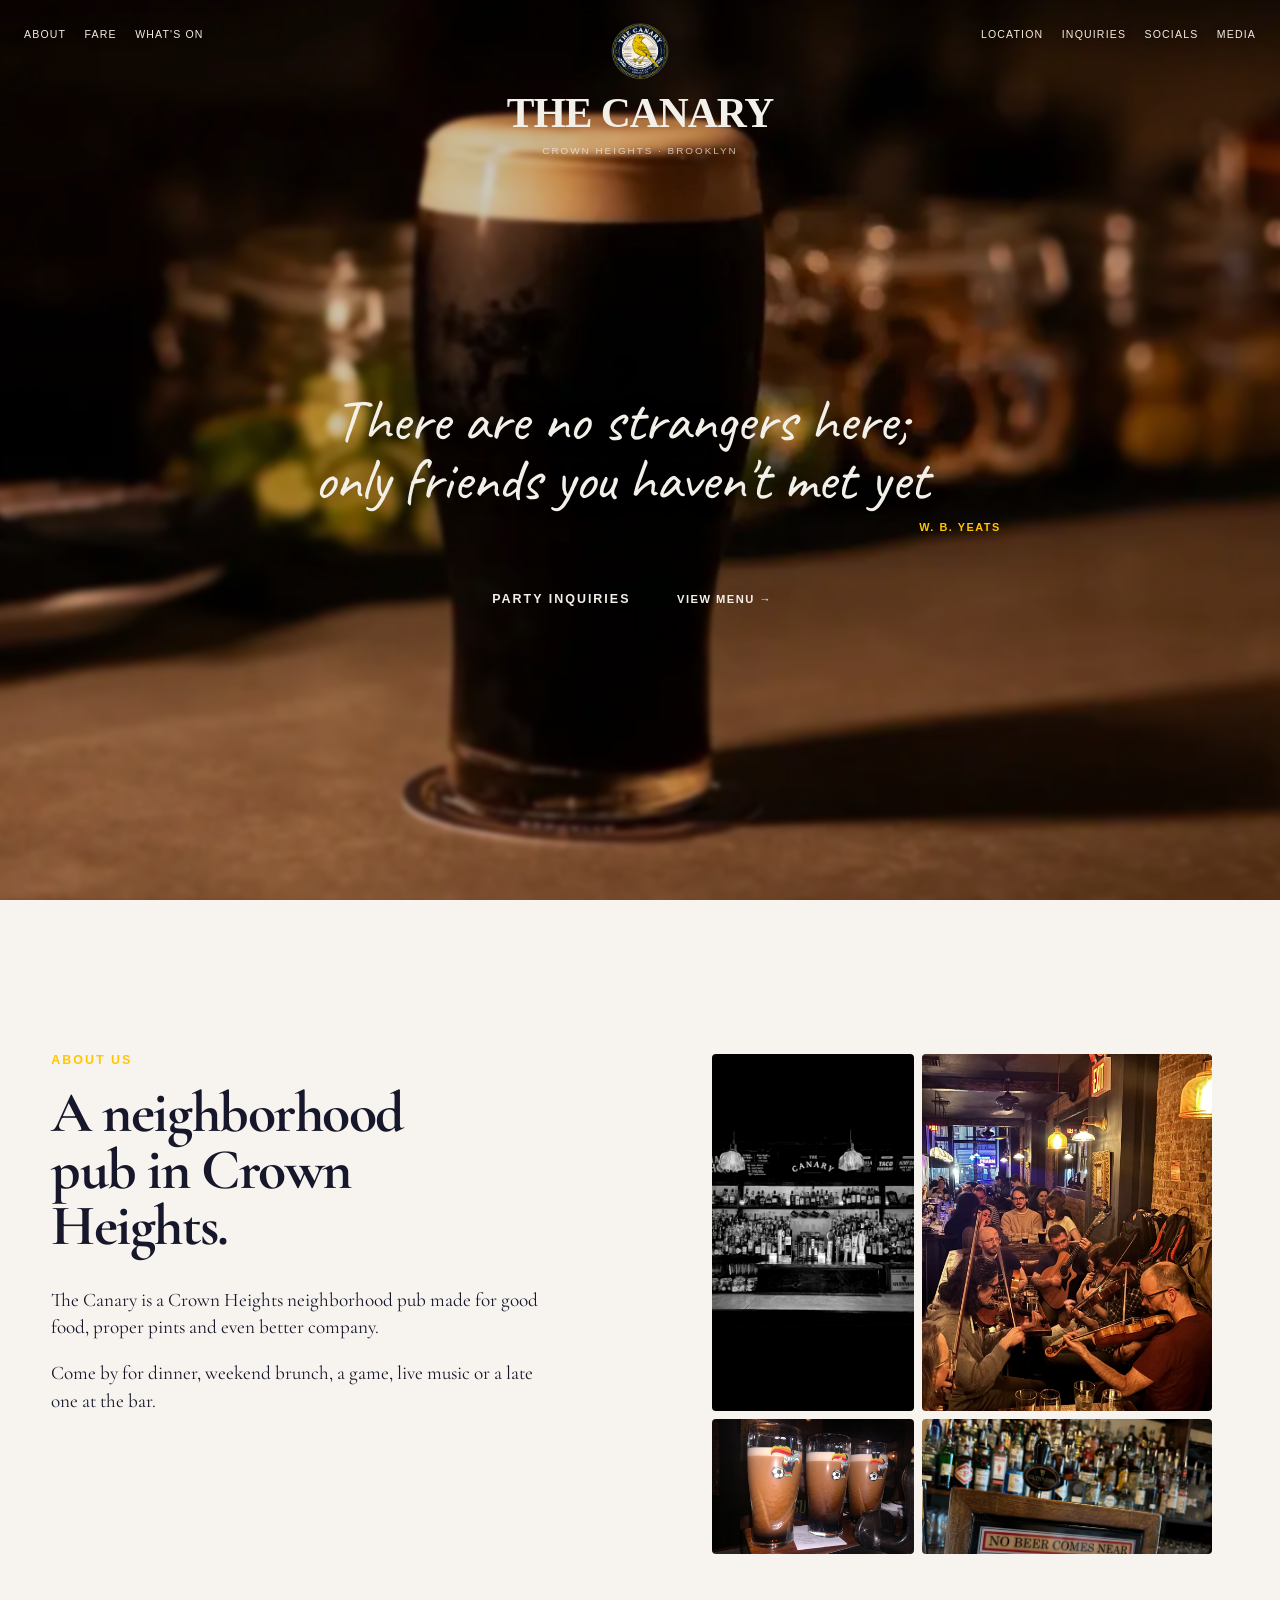
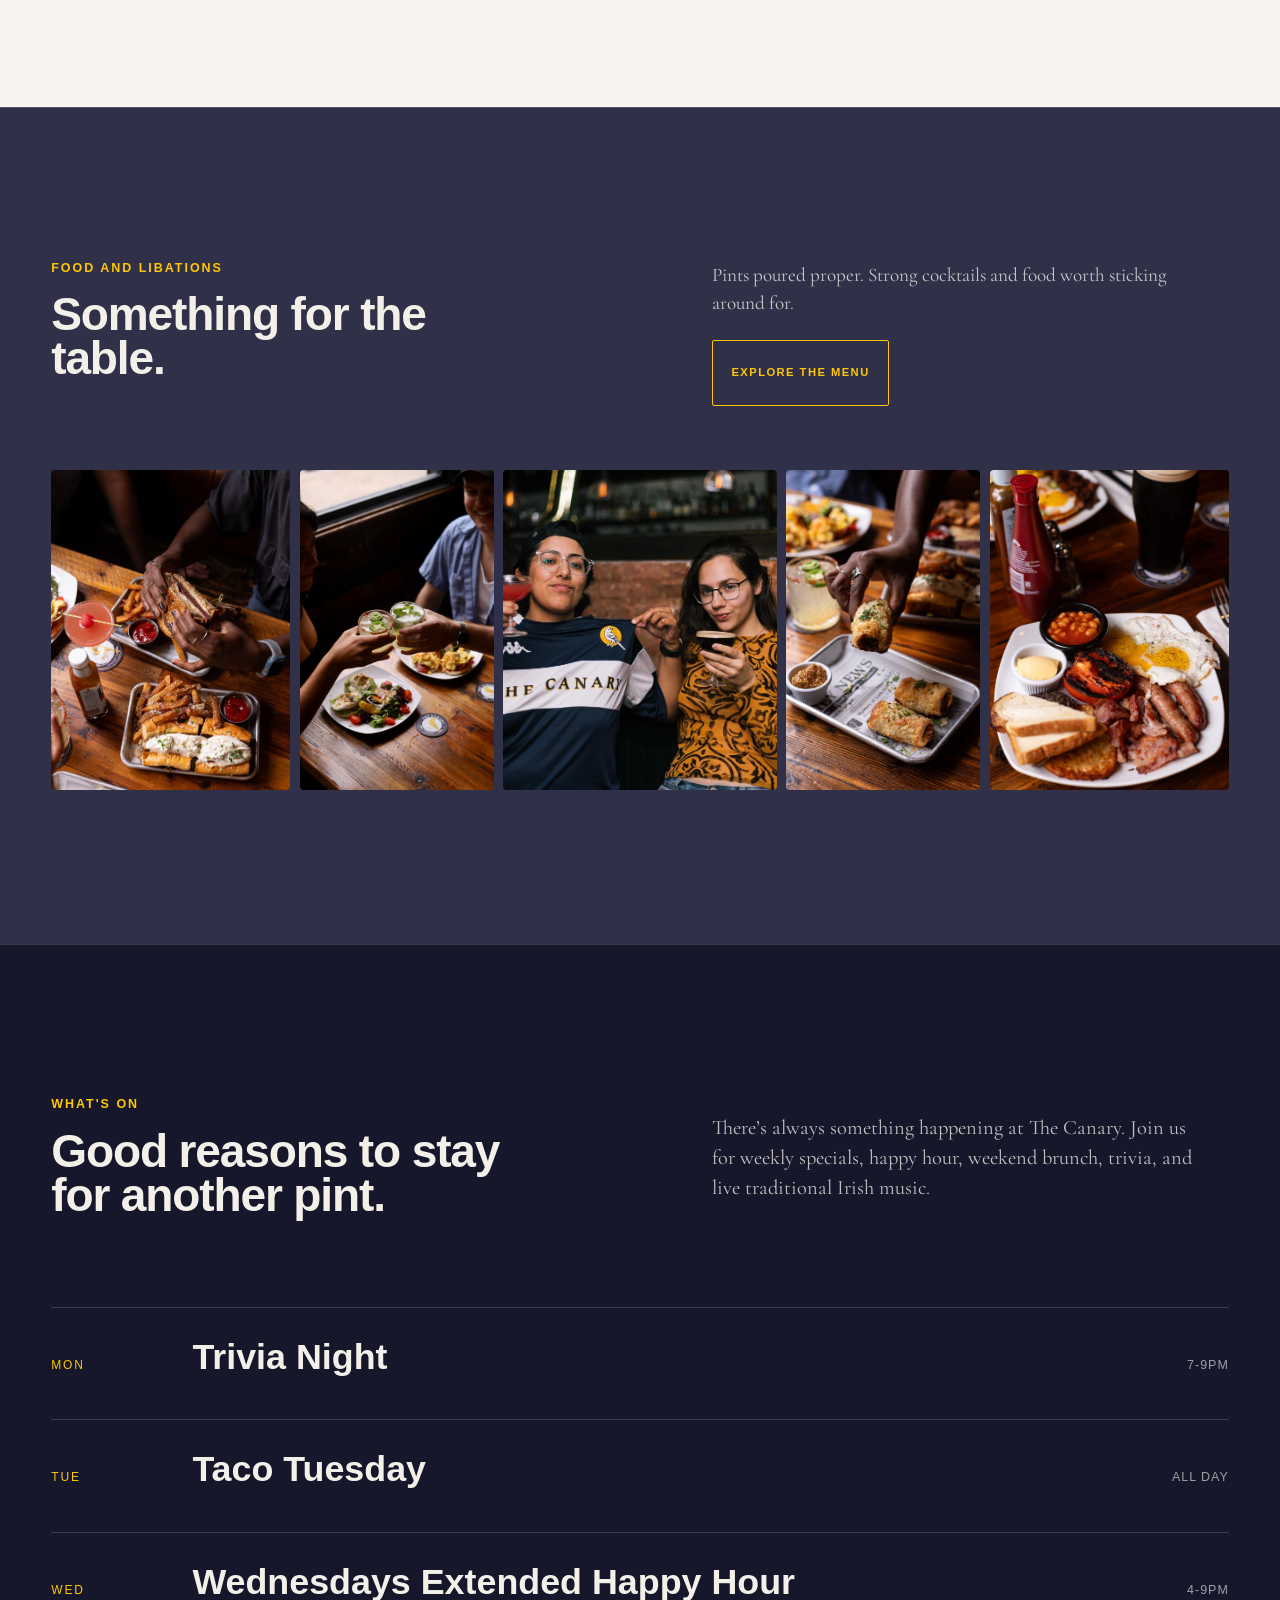
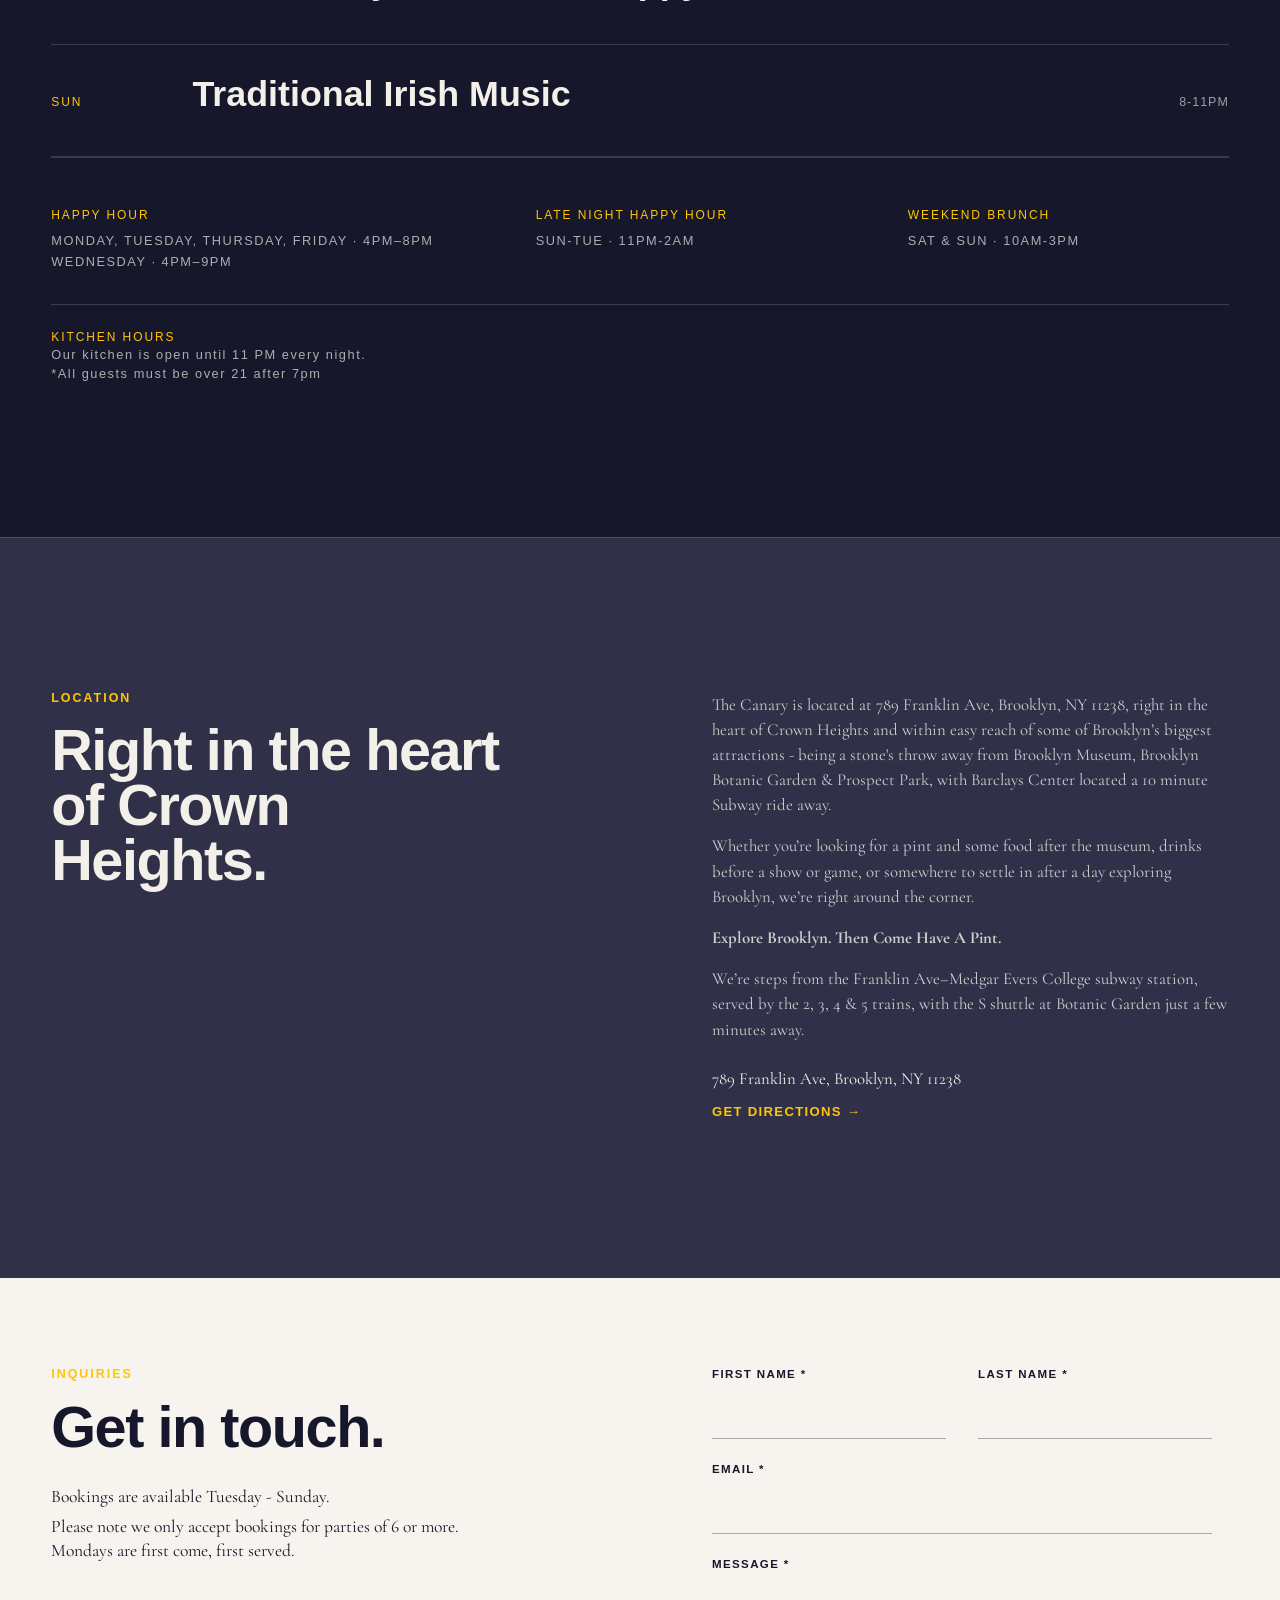
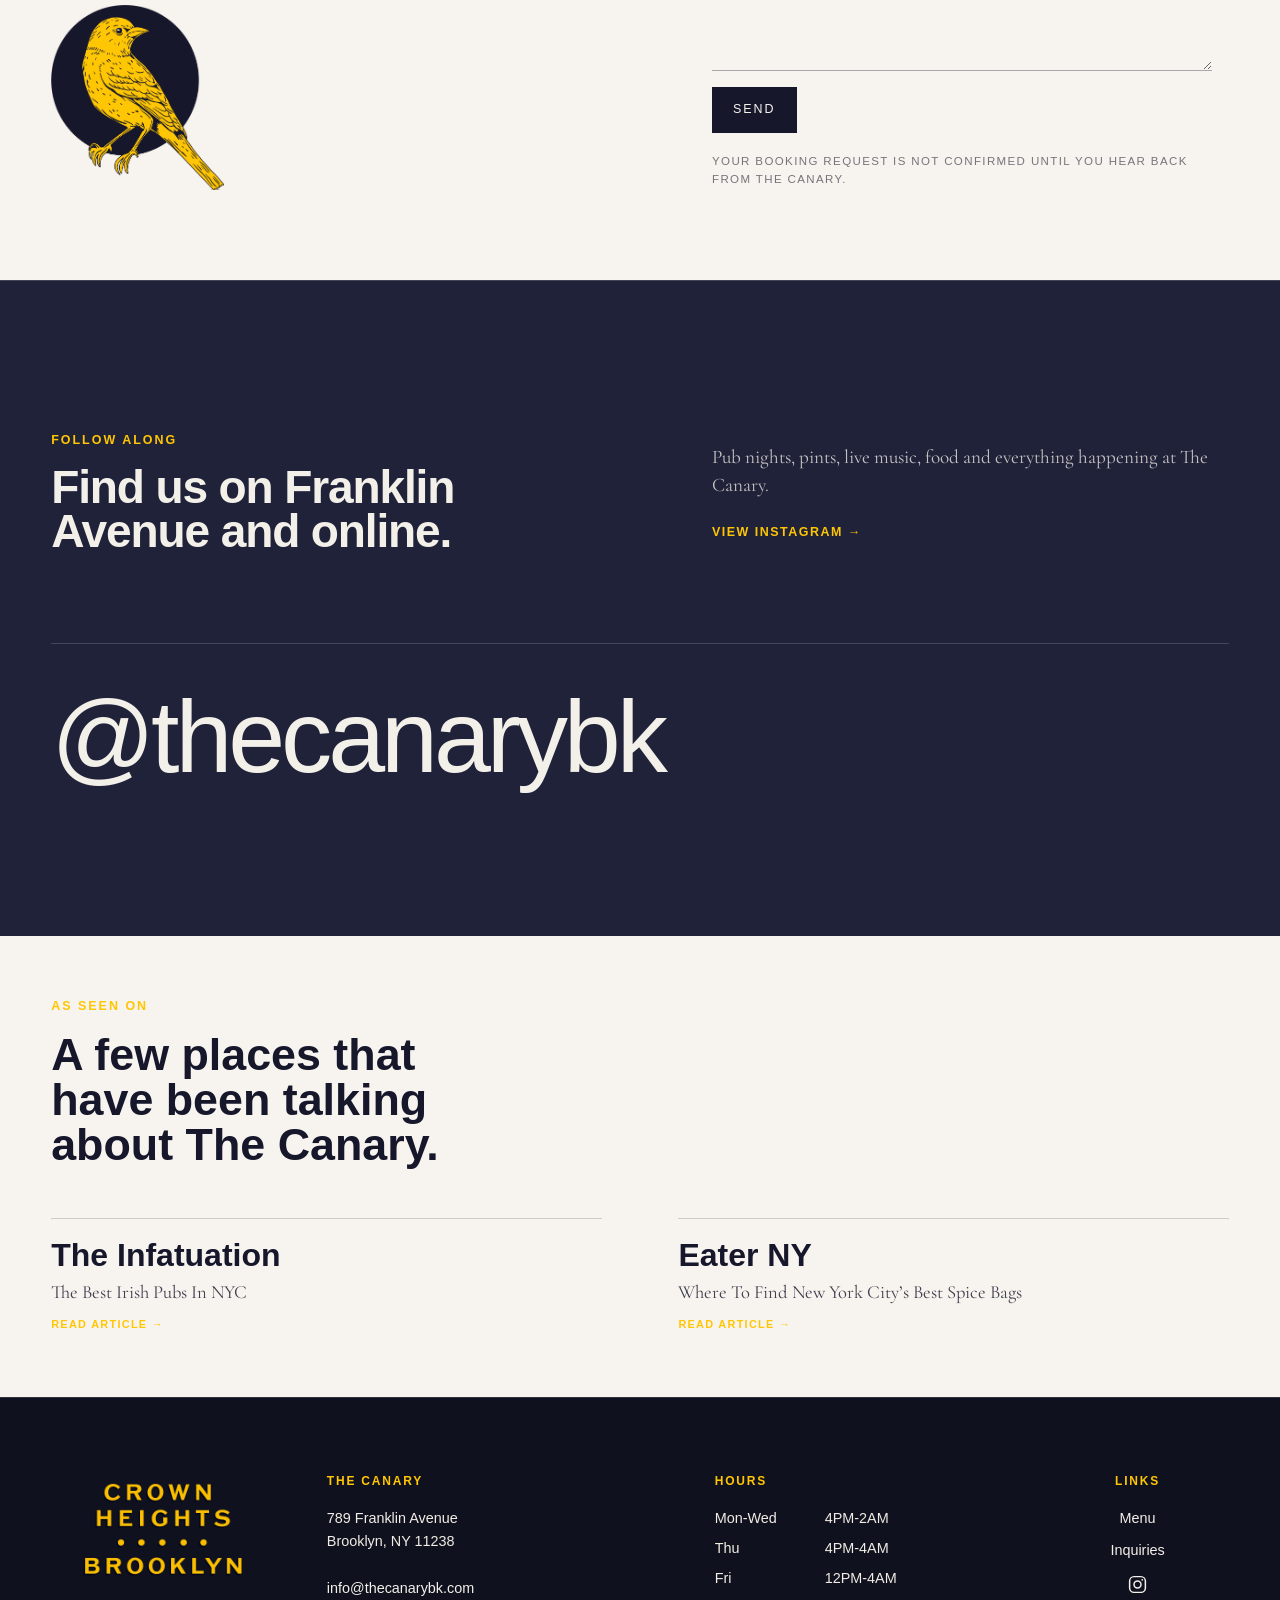
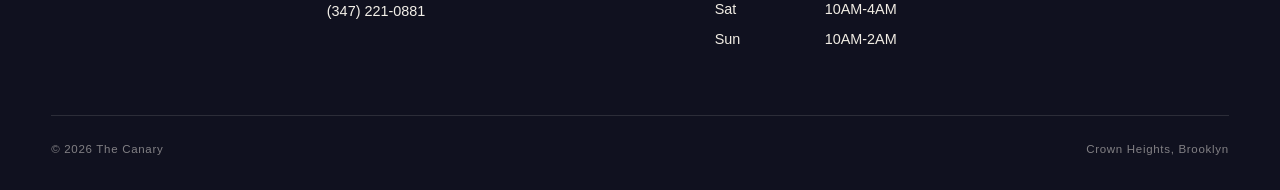
<file: index.html>
<!DOCTYPE html>
<html lang="en">
  <head>
    <meta charset="utf-8" />
    <meta name="viewport" content="width=device-width, initial-scale=1" />
    <title>The Canary | Crown Heights Neighborhood Pub</title>
    <meta
      name="description"
      content="The Canary is a neighborhood pub in Crown Heights, Brooklyn serving good food, proper pints, live music and late nights."
    />
    <link rel="canonical" href="https://thecanarybk.com/" />
    <meta name="theme-color" content="#000000" />
    <meta name="robots" content="index, follow" />
    <meta
      property="og:title"
      content="The Canary | Crown Heights Neighborhood Pub"
    />
    <meta
      property="og:description"
      content="The Canary is a neighborhood pub in Crown Heights, Brooklyn serving good food, proper pints, live music and late nights."
    />
    <meta property="og:type" content="website" />
    <meta property="og:url" content="https://thecanarybk.com/" />
    <meta property="og:site_name" content="The Canary" />
    <meta
      property="og:image"
      content="https://thecanarybk.com/images/hero/pint-of-guinness.webp"
    />
    <meta property="og:image:width" content="1179" />
    <meta property="og:image:height" content="663" />
    <meta
      property="og:image:alt"
      content="A pint of Guinness on the bar at The Canary in Crown Heights, Brooklyn."
    />
    <meta name="twitter:card" content="summary_large_image" />
    <meta
      name="twitter:title"
      content="The Canary | Crown Heights Neighborhood Pub"
    />
    <meta
      name="twitter:description"
      content="The Canary is a neighborhood pub in Crown Heights, Brooklyn serving good food, proper pints, live music and late nights."
    />
    <meta
      name="twitter:image"
      content="https://thecanarybk.com/images/hero/pint-of-guinness.webp"
    />
    <!-- Add Google Search Console verification meta tag here after domain verification -->
    <script type="application/ld+json">
      {
        "@context": "https://schema.org",
        "@type": "BarOrPub",
        "name": "The Canary",
        "url": "https://thecanarybk.com/",
        "image": "https://thecanarybk.com/images/hero/pint-of-guinness.webp",
        "telephone": "+1-347-221-0881",
        "email": "info@thecanarybk.com",
        "menu": "https://thecanarybk.com/menu/canary-full-menu.pdf",
        "sameAs": ["https://www.instagram.com/thecanarybk/"],
        "address": {
          "@type": "PostalAddress",
          "streetAddress": "789 Franklin Avenue",
          "addressLocality": "Brooklyn",
          "addressRegion": "NY",
          "postalCode": "11238",
          "addressCountry": "US"
        },
        "openingHoursSpecification": [
          {
            "@type": "OpeningHoursSpecification",
            "dayOfWeek": "https://schema.org/Monday",
            "opens": "16:00",
            "closes": "02:00"
          },
          {
            "@type": "OpeningHoursSpecification",
            "dayOfWeek": "https://schema.org/Tuesday",
            "opens": "16:00",
            "closes": "02:00"
          },
          {
            "@type": "OpeningHoursSpecification",
            "dayOfWeek": "https://schema.org/Wednesday",
            "opens": "16:00",
            "closes": "02:00"
          },
          {
            "@type": "OpeningHoursSpecification",
            "dayOfWeek": "https://schema.org/Thursday",
            "opens": "16:00",
            "closes": "04:00"
          },
          {
            "@type": "OpeningHoursSpecification",
            "dayOfWeek": "https://schema.org/Friday",
            "opens": "12:00",
            "closes": "04:00"
          },
          {
            "@type": "OpeningHoursSpecification",
            "dayOfWeek": "https://schema.org/Saturday",
            "opens": "10:00",
            "closes": "04:00"
          },
          {
            "@type": "OpeningHoursSpecification",
            "dayOfWeek": "https://schema.org/Sunday",
            "opens": "10:00",
            "closes": "02:00"
          }
        ]
      }
    </script>
    <link rel="preconnect" href="https://fonts.googleapis.com" />
    <link rel="preconnect" href="https://fonts.gstatic.com" crossorigin />
    <link
      href="https://fonts.googleapis.com/css2?family=Caveat:wght@400;500&family=Cormorant+Garamond:wght@500;700&display=swap"
      rel="stylesheet"
    />
    <link rel="icon" href="images/branding/canary-logo.png" />
    <link rel="stylesheet" href="css/styles.css" />
  </head>
  <body>
    <a class="skip-link" href="#main">Skip to content</a>

    <main id="main">
      <section class="hero" id="top">
        <div class="hero-media">
          <img class="hero-image hero-image--softened" src="images/hero/pint-of-guinness.webp" alt="" aria-hidden="true" />
          <img
            class="hero-image hero-image--main"
            src="images/hero/pint-of-guinness.webp"
            alt="A pint of Guinness on the bar at The Canary."
            width="1179"
            height="663"
            fetchpriority="high"
          />
        </div>

        <div class="hero-overlay" aria-hidden="true"></div>

        <header class="site-header">
          <div class="header-shell">
            <button
              class="nav-toggle"
              type="button"
              aria-expanded="false"
              aria-controls="site-nav"
              aria-label="Open navigation"
            >
              <span></span>
              <span></span>
              <span></span>
            </button>

            <nav class="site-nav" id="site-nav" aria-label="Primary">
              <div class="mobile-nav-logo-wrap">
                <img class="mobile-nav-logo" src="images/branding/canary-logo.png" alt="The Canary" />
              </div>
              <div class="mobile-nav-links">
                <div class="nav-group nav-left">
                  <a href="#about">About</a>
                  <a href="#fare">Fare</a>
                  <a href="#whats-on">What's On</a>
                </div>
              <div class="nav-group nav-right">
                <a href="#location">Location</a>
                <a href="#inquiries">Inquiries</a>
                <a href="#social">Socials</a>
                <a href="#media">Media</a>
              </div>
              </div>
              <div class="mobile-nav-meta" aria-hidden="true">
                <p>Crown Heights · Brooklyn</p>
                <p>789 Franklin Avenue</p>
              </div>
            </nav>
          </div>
        </header>

        <div class="hero-brand">
          <img class="hero-logo" src="images/branding/canary-logo.png" alt="The Canary" />
          <h1 class="hero-title">The Canary</h1>
          <p class="hero-location">Crown Heights · Brooklyn</p>
        </div>

        <div class="hero-content">
          <div class="hero-content-inner">
            <blockquote class="hero-quote">
              <p>There are no strangers here;<br />only friends you haven't met yet</p>
              <cite class="hero-quote-author">W. B. Yeats</cite>
            </blockquote>
            <div class="hero-actions">
              <a class="button button-primary hero-reserve" href="#inquiries">Party Inquiries</a>
              <a class="hero-menu-link hero-menu" href="menu/canary-full-menu.pdf" target="_blank" rel="noopener noreferrer"
                >View Menu &rarr;</a
              >
            </div>
          </div>
        </div>
      </section>

      <section class="about about-section page-section page-section--large section-divider" id="about" aria-labelledby="about-heading">
        <div class="section-shell site-container">
          <div class="about-grid editorial-split">
            <div class="about-heading-group">
              <p class="section-eyebrow">About Us</p>
              <h2 class="editorial-heading about-statement" id="about-heading">A neighborhood pub in Crown Heights.</h2>
              <div class="about-copy">
              <p>
                The Canary is a Crown Heights neighborhood pub made for good food, proper pints and even better
                company.
              </p>
              <p>Come by for dinner, weekend brunch, a game, live music or a late one at the bar.</p>
              </div>
            </div>
            <div class="about-visual">
              <div class="about-mosaic" aria-label="Inside The Canary">
                <figure class="about-mosaic-item about-mosaic-item--main">
                  <img
                    src="images/about/canary-bar.jpeg"
                    alt="Inside The Canary bar in Crown Heights"
                    loading="lazy"
                    decoding="async"
                  />
                </figure>
                <figure class="about-mosaic-item about-mosaic-item--pints">
                  <img
                    src="images/about/pints-of-cream.jpeg"
                    alt="Fresh pints poured at The Canary"
                    loading="lazy"
                    decoding="async"
                  />
                </figure>
                <figure class="about-mosaic-item about-mosaic-item--trad">
                  <img
                    src="images/about/irish-trad-session.jpeg"
                    alt="An Irish trad session filling The Canary with live music"
                    loading="lazy"
                    decoding="async"
                  />
                </figure>
                <figure class="about-mosaic-item about-mosaic-item--bar">
                  <img
                    src="images/about/canary-bar-shot.jpeg"
                    alt="The Canary bar shelves and back bar in Crown Heights"
                    loading="lazy"
                    decoding="async"
                  />
                </figure>
              </div>
            </div>
          </div>
        </div>
      </section>

      <section class="fare-section page-section page-section--large section-divider" id="fare" aria-labelledby="fare-heading">
        <div class="section-shell site-container">
          <div class="fare-intro editorial-split">
            <div class="fare-heading-group">
              <p class="section-eyebrow">Food and Libations</p>
              <h2 class="fare-statement" id="fare-heading">Something for the table.</h2>
            </div>
            <div class="fare-copy">
              <p>Pints poured proper. Strong cocktails and food worth sticking around for.</p>
              <a
                class="fare-menu-link"
                href="menu/canary-full-menu.pdf"
                target="_blank"
                rel="noopener noreferrer"
                >Explore the Menu</a
              >
            </div>
          </div>

          <div class="fare-gallery" aria-label="Food and libations at The Canary">
            <figure class="fare-gallery-item fare-gallery-item--sandwich">
              <img
                src="images/food-and-drinks/aerial-shot-of-sandwich.jpeg"
                alt="Sandwiches, fries, and cocktails on the table at The Canary"
                loading="lazy"
                decoding="async"
              />
            </figure>
            <figure class="fare-gallery-item fare-gallery-item--cocktails">
              <img
                src="images/food-and-drinks/canary-cocktail-clink.jpeg"
                alt="Cocktails clinking above plates of food at The Canary"
                loading="lazy"
                decoding="async"
              />
            </figure>
            <figure class="fare-gallery-item fare-gallery-item--regulars">
              <img
                src="images/food-and-drinks/canary-regulars.jpeg"
                alt="Guests holding drinks inside The Canary"
                loading="lazy"
                decoding="async"
              />
            </figure>
            <figure class="fare-gallery-item fare-gallery-item--sausage-rolls">
              <img
                src="images/food-and-drinks/delectable-sausage-rolls.jpeg"
                alt="Sausage rolls served at The Canary"
                loading="lazy"
                decoding="async"
              />
            </figure>
            <figure class="fare-gallery-item fare-gallery-item--full-irish">
              <img
                src="images/food-and-drinks/the-full-irish-canary.jpeg"
                alt="A full Irish breakfast and a pint at The Canary"
                loading="lazy"
                decoding="async"
              />
            </figure>
          </div>

          <div class="fare-gallery-footer" aria-hidden="true">
            <span class="fare-swipe-hint">
              <span aria-hidden="true">&larr;</span>
              <span>Swipe</span>
              <span aria-hidden="true">&rarr;</span>
            </span>
          </div>
        </div>
      </section>

      <section class="whats-on page-section page-section--large section-divider" id="whats-on" aria-labelledby="whats-on-heading">
        <div class="section-shell site-container">
          <div class="whats-on-intro editorial-split">
            <div class="whats-on-heading-group">
              <p class="section-eyebrow">What's On</p>
              <h2 class="whats-on-statement" id="whats-on-heading">Good reasons to stay for another pint.</h2>
            </div>
            <div class="whats-on-copy">
              <p>
                There’s always something happening at The Canary. Join us for weekly specials, happy hour, weekend brunch, trivia, and live traditional Irish music.
              </p>
            </div>
          </div>

          <!-- EDIT EVENTS HERE -->
          <div class="events-list">
            <article class="event-row">
              <p class="event-day">Mon</p>
              <h3 class="event-title">Trivia Night</h3>
              <p class="event-time">7-9PM</p>
            </article>
            <article class="event-row">
              <p class="event-day">Tue</p>
              <h3 class="event-title">Taco Tuesday</h3>
              <p class="event-time">All Day</p>
            </article>
            <article class="event-row">
              <p class="event-day">Wed</p>
              <h3 class="event-title">Wednesdays Extended Happy Hour</h3>
              <p class="event-time">4-9PM</p>
            </article>
            <article class="event-row">
              <p class="event-day">Sun</p>
              <h3 class="event-title">Traditional Irish Music</h3>
              <p class="event-time">8-11PM</p>
            </article>
          </div>

          <div class="whats-on-details" aria-label="Weekly details">
            <div class="special-item">
              <p class="special-label">Happy Hour</p>
              <div class="happy-hour-schedule">
                <p class="special-detail">
                  <span class="happy-hour-schedule-line"
                    >Monday, Tuesday, Thursday, Friday &middot; <span class="time-range">4PM&ndash;8PM</span></span
                  >
                </p>
                <p class="special-detail">Wednesday &middot; 4PM&ndash;9PM</p>
              </div>
            </div>
            <div class="special-item">
              <p class="special-label">Late Night Happy Hour</p>
              <p class="special-detail">Sun-Tue · 11PM-2AM</p>
            </div>
            <div class="special-item">
              <p class="special-label">Weekend Brunch</p>
              <p class="special-detail">Sat &amp; Sun · 10AM-3PM</p>
            </div>
          </div>

          <div class="whats-on-notes">
            <p class="special-label">KITCHEN HOURS</p>
            <p>Our kitchen is open until 11 PM every night.</p>
            <p class="whats-on-age-note">*All guests must be over 21 after 7pm</p>
          </div>
        </div>
      </section>

      <section class="location page-section page-section--large section-divider" id="location" aria-labelledby="location-heading">
        <div class="section-shell site-container">
          <div class="location-grid editorial-split">
            <div class="location-heading-group">
              <p class="section-eyebrow">Location</p>
              <h2 class="location-statement" id="location-heading">Right in the heart of Crown Heights.</h2>
            </div>
            <div class="location-copy">
              <p>
                The Canary is located at 789 Franklin Ave, Brooklyn, NY 11238, right in the heart of Crown Heights and within easy reach of some of Brooklyn’s biggest attractions - being a stone's throw away from Brooklyn Museum, Brooklyn Botanic Garden &amp; Prospect Park, with Barclays Center located a 10 minute Subway ride away.
              </p>
              <p>
                Whether you’re looking for a pint and some food after the museum, drinks before a show or game, or somewhere to settle in after a day exploring Brooklyn, we’re right around the corner.
              </p>
              <p class="location-highlight">Explore Brooklyn. Then Come Have A Pint.</p>
              <p>
                We’re steps from the Franklin Ave–Medgar Evers College subway station, served by the 2, 3, 4 &amp; 5 trains, with the S shuttle at Botanic Garden just a few minutes away.
              </p>
              <div class="location-actions">
                <p>789 Franklin Ave, Brooklyn, NY 11238</p>
                <a
                  href="https://www.google.com/maps/search/?api=1&query=789+Franklin+Ave,+Brooklyn,+NY+11238"
                  target="_blank"
                  rel="noopener noreferrer"
                  >Get Directions &rarr;</a
                >
              </div>
            </div>
          </div>
        </div>
      </section>

      <section class="inquiries reservation-section page-section page-section--large section-divider" id="inquiries" aria-labelledby="inquiries-heading">
        <div class="section-shell site-container">
          <div class="reservation-grid">
            <div class="inquiries-heading-group">
              <p class="section-eyebrow">Inquiries</p>
              <h2 class="reservation-statement" id="inquiries-heading">Get in touch.</h2>
              <div class="inquiries-details">
                <p>Bookings are available Tuesday - Sunday.</p>
                <p>Please note we only accept bookings for parties of 6 or more. Mondays are first come, first served.</p>
                <div class="inquiries-mark inquiries-bird">
                  <img
                    src="images/branding/Bird-Outline-Yellow-Circle-3.jpg"
                    alt="The Canary bird mark"
                    loading="lazy"
                    decoding="async"
                  />
                </div>
              </div>
            </div>

            <div class="inquiries-content">
              <form
                class="inquiry-form"
                action="https://formsubmit.co/ajax/gazhoman@yahoo.ie"
                method="POST"
              >
                <div class="inquiry-form-grid">
                  <div class="form-field">
                    <label for="inquiry-first-name">First Name <span aria-hidden="true">*</span></label>
                    <input
                      id="inquiry-first-name"
                      name="First Name"
                      type="text"
                      autocomplete="given-name"
                      required
                    />
                  </div>

                  <div class="form-field">
                    <label for="inquiry-last-name">Last Name <span aria-hidden="true">*</span></label>
                    <input
                      id="inquiry-last-name"
                      name="Last Name"
                      type="text"
                      autocomplete="family-name"
                      required
                    />
                  </div>

                  <div class="form-field form-field--full">
                    <label for="inquiry-email">Email <span aria-hidden="true">*</span></label>
                    <input
                      id="inquiry-email"
                      name="email"
                      type="email"
                      autocomplete="email"
                      required
                    />
                  </div>

                  <div class="form-field form-field--full">
                    <label for="inquiry-message">Message <span aria-hidden="true">*</span></label>
                    <textarea
                      id="inquiry-message"
                      name="Message"
                      rows="3"
                      required
                    ></textarea>
                  </div>
                </div>

                <input
                  type="hidden"
                  name="_subject"
                  value="New website inquiry — The Canary"
                />
                <input
                  type="text"
                  name="_honey"
                  style="display:none"
                  tabindex="-1"
                  autocomplete="off"
                />

                <div class="inquiry-actions">
                  <button class="button inquiry-submit" type="submit">Send</button>
                </div>

                <p class="inquiry-form-note">YOUR BOOKING REQUEST IS NOT CONFIRMED UNTIL YOU HEAR BACK FROM THE CANARY.</p>

                <p
                  class="form-status inquiry-status"
                  id="inquiry-form-status"
                  role="status"
                  aria-live="polite"
                ></p>
              </form>
            </div>
          </div>
        </div>
      </section>

      <section class="social page-section page-section--large section-divider" id="social" aria-labelledby="social-heading">
        <div class="section-shell site-container">
          <div class="social-intro">
            <div class="social-heading-group">
              <p class="section-eyebrow">Follow Along</p>
              <h2 class="social-statement" id="social-heading">Find us on Franklin Avenue and online.</h2>
            </div>
            <div class="social-copy">
              <p>
                Pub nights, pints, live music, food and everything happening at The Canary.
              </p>
              <a
                class="social-link"
                href="https://www.instagram.com/thecanarybk/"
                target="_blank"
                rel="noopener noreferrer"
                >View Instagram &rarr;</a
              >
            </div>
          </div>
          <div class="social-handle-wrap" aria-label="Instagram handle">
            <p class="social-handle">@thecanarybk</p>
          </div>
        </div>
      </section>

      <section class="press-section" id="media" aria-labelledby="press-heading">
        <div class="section-shell site-container">
          <p class="section-eyebrow press-eyebrow">As Seen On</p>
          <h2 class="press-heading" id="press-heading">A few places that have been talking about The Canary.</h2>

          <div class="press-links">
            <a
              class="press-link"
              href="https://www.theinfatuation.com/new-york/guides/irish-pubs-nyc#the-canary"
              target="_blank"
              rel="noopener noreferrer"
            >
              <span class="press-name">The Infatuation</span>
              <span class="press-title">The Best Irish Pubs In NYC</span>
              <span class="press-action">Read article &rarr;</span>
            </a>

            <a
              class="press-link"
              href="https://ny.eater.com/maps/irish-spice-bags-nyc-dublin-chinese-restaurant-snack#the-canary"
              target="_blank"
              rel="noopener noreferrer"
            >
              <span class="press-name">Eater NY</span>
              <span class="press-title">Where To Find New York City’s Best Spice Bags</span>
              <span class="press-action">Read article &rarr;</span>
            </a>
          </div>
        </div>
      </section>
    </main>

    <footer class="site-footer">
      <div class="section-shell site-container footer-grid">
        <div class="footer-brand-art" aria-hidden="true">
          <img
            src="images/branding/secondary-lettering.png"
            alt=""
            loading="lazy"
            decoding="async"
          />
        </div>

        <section class="footer-contact-block" aria-labelledby="footer-brand">
          <p class="footer-heading" id="footer-brand">The Canary</p>
          <address class="footer-address">
            789 Franklin Avenue<br />
            Brooklyn, NY 11238
          </address>
          <div class="footer-contact">
            <a href="mailto:info@thecanarybk.com">info@thecanarybk.com</a>
            <a href="tel:+13472210881">(347) 221-0881</a>
          </div>
        </section>

        <section class="footer-hours-block" aria-labelledby="footer-hours">
          <p class="footer-heading" id="footer-hours">Hours</p>
          <div class="footer-hours">
            <div><span>Mon-Wed</span><span>4PM-2AM</span></div>
            <div><span>Thu</span><span>4PM-4AM</span></div>
            <div><span>Fri</span><span>12PM-4AM</span></div>
            <div><span>Sat</span><span>10AM-4AM</span></div>
            <div><span>Sun</span><span>10AM-2AM</span></div>
          </div>
        </section>

        <section class="footer-links-block" aria-labelledby="footer-links">
          <p class="footer-heading" id="footer-links">Links</p>
          <ul class="footer-links">
            <li><a href="menu/canary-full-menu.pdf" target="_blank" rel="noopener noreferrer">Menu</a></li>
            <li><a href="#inquiries">Inquiries</a></li>
            <li>
              <a
                class="footer-instagram-link"
                href="https://www.instagram.com/thecanarybk/"
                target="_blank"
                rel="noopener noreferrer"
                aria-label="The Canary on Instagram"
              >
                <svg
                  viewBox="0 0 24 24"
                  width="22"
                  height="22"
                  aria-hidden="true"
                  focusable="false"
                >
                  <rect
                    x="3"
                    y="3"
                    width="18"
                    height="18"
                    rx="5"
                    ry="5"
                    fill="none"
                    stroke="currentColor"
                    stroke-width="1.7"
                  />
                  <circle
                    cx="12"
                    cy="12"
                    r="4"
                    fill="none"
                    stroke="currentColor"
                    stroke-width="1.7"
                  />
                  <circle
                    cx="17.4"
                    cy="6.6"
                    r="1"
                    fill="currentColor"
                  />
                </svg>
              </a>
            </li>
          </ul>
        </section>
      </div>

      <div class="footer-bottom">
        <p>&copy; 2026 The Canary</p>
        <p>Crown Heights, Brooklyn</p>
      </div>
    </footer>

    <script src="js/main.js"></script>
  </body>
</html>
</file>
<file: css/styles.css>
:root {
  --canary-navy: #16172b;
  --canary-plum: #303149;
  --canary-navy-deep: #10111f;
  --canary-navy-soft: #20223a;
  --canary-yellow: #ffc603;
  --canary-white: #f3f0e9;
  --black: var(--canary-navy);
  --black-soft: var(--canary-navy);
  --navy: var(--canary-navy);
  --canary-cream: #f7f4ef;
  --canary-text-light: #f1ede4;
  --canary-text-dark: #252536;
  --text-dark: #222336;
  --text-light: #f3f0e9;
  --cream: var(--canary-text-light);
  --cream-muted: rgba(241, 237, 228, 0.7);
  --accent-yellow: var(--canary-yellow);
  --gold: var(--accent-yellow);
  --gold-soft: rgba(255, 198, 3, 0.18);
  --border: rgba(238, 231, 216, 0.18);
  --border-dark: rgba(247, 244, 239, 0.16);
  --border-light: rgba(22, 23, 43, 0.16);
  --border-strong: rgba(255, 198, 3, 0.5);
  --page-max: 1240px;
  --page-gutter: clamp(1.5rem, 4vw, 4rem);
  --font-serif: "Cormorant Garamond", "EB Garamond", Garamond, Georgia, serif;
  --font-handwritten: "Caveat", "Segoe Print", "Bradley Hand", cursive;
  --space-xs: 0.5rem;
  --space-sm: 1rem;
  --space-md: 1.5rem;
  --space-lg: 2.5rem;
  --space-xl: 4rem;
  --space-2xl: 7rem;
  --space-1: 0.75rem;
  --space-2: 1rem;
  --space-3: 1.5rem;
  --space-4: 2rem;
  --space-5: 3rem;
  --space-6: 4.5rem;
  --space-7: 6rem;
  --space-8: 8rem;
  --transition: 220ms ease;
  --hero-image-position: 59% center;
}

html {
  scroll-behavior: smooth;
  width: 100%;
  max-width: 100%;
  overflow-x: clip;
  background-color: #000;
}

body {
  margin: 0;
  width: 100%;
  min-width: 320px;
  max-width: 100%;
  overflow-x: clip;
  background-color: #000;
  color: var(--cream);
  font-family: Arial, Helvetica, sans-serif;
  line-height: 1.6;
}

@supports not (overflow: clip) {
  html,
  body {
    overflow-x: hidden;
  }
}

body.nav-open {
  overflow: hidden;
}

img {
  display: block;
  max-width: 100%;
}

a {
  color: inherit;
  text-decoration: none;
}

button,
input,
select,
textarea {
  font: inherit;
}

.skip-link {
  position: absolute;
  top: 0;
  left: 1rem;
  z-index: 9999;
  padding: 0.7rem 1rem;
  background: var(--canary-cream);
  color: var(--canary-navy);
  font-size: 0.75rem;
  font-weight: 600;
  letter-spacing: 0.06em;
  text-decoration: none;
  transform: translateY(-150%);
  transition: transform 160ms ease;
}

.skip-link:focus,
.skip-link:focus-visible {
  transform: translateY(0);
}

.site-header {
  position: absolute;
  inset: 0 0 auto;
  z-index: 20;
  padding-top: clamp(1.25rem, 2vw, 1.75rem);
}

.header-shell {
  width: min(calc(100% - 3rem), 1280px);
  display: grid;
  grid-template-columns: 1fr;
  margin: 0 auto;
  padding: 0;
}

.site-nav {
  display: grid;
  grid-template-columns: 1fr 1fr;
  align-items: center;
  width: 100%;
  text-transform: uppercase;
  letter-spacing: 0.11em;
  font-size: 0.68rem;
  text-shadow: 0 1px 12px rgba(0, 0, 0, 0.24);
}

.mobile-nav-header,
.mobile-nav-logo-wrap,
.mobile-nav-logo,
.mobile-nav-meta {
  display: none;
}

.mobile-nav-links {
  display: contents;
}

.editorial-split > *,
.footer-grid > *,
.press-links > *,
.about-grid > *,
.social-intro > * {
  min-width: 0;
}

.nav-group {
  display: flex;
  align-items: center;
  gap: clamp(1rem, 1.8vw, 1.6rem);
}

.nav-left {
  justify-self: start;
}

.nav-right {
  justify-self: end;
}

.site-nav a,
.social-link,
.footer-links a {
  transition: color var(--transition), opacity var(--transition);
}

.site-nav a:hover,
.site-nav a:focus-visible,
.social-link:hover,
.social-link:focus-visible,
.footer-links a:hover,
.footer-links a:focus-visible {
  color: var(--accent-yellow);
}

.nav-toggle {
  display: none;
  flex-direction: column;
  justify-content: center;
  gap: 0.28rem;
  border: 0;
  padding: 0.35rem;
  background: transparent;
  color: var(--cream);
  cursor: pointer;
}

.nav-toggle span {
  display: block;
  width: 1.5rem;
  height: 1px;
  background: currentColor;
}

.hero {
  position: relative;
  box-sizing: border-box;
  min-height: 100vh;
  min-height: 100svh;
  overflow: hidden;
  background: #000;
}

.hero-media {
  position: absolute;
  inset: 0;
  z-index: 0;
  width: 100%;
  min-height: 100%;
  height: 100%;
  overflow: clip;
  contain: paint;
}

@supports not (overflow: clip) {
  .hero-media {
    overflow: hidden;
  }
}

.hero-image {
  position: absolute;
  inset: 0;
  width: 100%;
  max-width: 100%;
  height: 100%;
  object-fit: cover;
  object-position: var(--hero-image-position);
}

.hero-image--main {
  z-index: 1;
  filter: none;
  transform: scale(1.01);
  -webkit-mask-image: radial-gradient(
    ellipse 23% 31% at 59% 44%,
    rgba(0, 0, 0, 1) 0%,
    rgba(0, 0, 0, 1) 40%,
    rgba(0, 0, 0, 0.9) 60%,
    rgba(0, 0, 0, 0.5) 78%,
    rgba(0, 0, 0, 0) 100%
  );
  mask-image: radial-gradient(
    ellipse 23% 31% at 59% 44%,
    rgba(0, 0, 0, 1) 0%,
    rgba(0, 0, 0, 1) 40%,
    rgba(0, 0, 0, 0.9) 60%,
    rgba(0, 0, 0, 0.5) 78%,
    rgba(0, 0, 0, 0) 100%
  );
}

.hero-image--softened {
  z-index: 0;
  filter: blur(2.5px);
  transform: scale(1.01);
  opacity: 1;
}

.hero-overlay {
  position: absolute;
  inset: 0;
  z-index: 1;
  background: rgba(0, 0, 0, 0.2);
  pointer-events: none;
}

.hero-brand {
  position: absolute;
  left: 50%;
  z-index: 10;
  top: clamp(1.25rem, 2.5vh, 2rem);
  background: transparent;
  transform: translateX(-50%);
  display: flex;
  flex-direction: column;
  align-items: center;
  text-align: center;
  opacity: 0;
  animation: heroFadeIn 720ms ease both;
}

.hero-logo {
  display: block;
  position: relative;
  z-index: 11;
  width: clamp(52px, 4.5vw, 72px);
  max-width: 72px;
  height: auto;
  margin-inline: auto;
  background: transparent;
  object-fit: contain;
  image-rendering: auto;
  opacity: 1;
  filter: none;
  -webkit-filter: none;
  transform: none;
}

.hero-title {
  margin: 0;
  margin-top: 0.9rem;
  color: var(--canary-white);
  font-family: "P22 Mackinac Pro", "Iowan Old Style", "Palatino Linotype", Palatino, Georgia, serif;
  font-size: clamp(2rem, 3.25vw, 3.7rem);
  font-style: normal;
  font-weight: 700;
  letter-spacing: -0.025em;
  line-height: 0.95;
  text-align: center;
  text-transform: uppercase;
  white-space: nowrap;
}

.hero-location {
  margin: 0;
  margin-top: 0.75rem;
  color: rgba(243, 240, 233, 0.72);
  font-size: 0.62rem;
  line-height: 1;
  font-weight: 500;
  letter-spacing: 0.2em;
  text-transform: uppercase;
}

.hero-content {
  position: relative;
  z-index: 10;
  display: flex;
  box-sizing: border-box;
  min-height: 100vh;
  min-height: 100svh;
  justify-content: center;
  align-items: center;
  padding: 7rem 1.5rem 3rem;
  text-align: center;
}

@supports (height: 100dvh) {
  .hero,
  .hero-content {
    min-height: 100dvh;
  }
}

@media (min-width: 761px) {
  :root {
    --hero-image-position: 59% 45%;
  }

  .hero {
    height: 100vh;
    height: 100dvh;
    min-height: 650px;
    max-height: 100dvh;
  }

  .hero-content {
    height: 100vh;
    height: 100dvh;
    min-height: 650px;
    max-height: 100dvh;
  }

  .hero-image--main {
    -webkit-mask-image: radial-gradient(
      ellipse 23% 31% at 59% 42%,
      rgba(0, 0, 0, 1) 0%,
      rgba(0, 0, 0, 1) 40%,
      rgba(0, 0, 0, 0.9) 60%,
      rgba(0, 0, 0, 0.5) 78%,
      rgba(0, 0, 0, 0) 100%
    );
    mask-image: radial-gradient(
      ellipse 23% 31% at 59% 42%,
      rgba(0, 0, 0, 1) 0%,
      rgba(0, 0, 0, 1) 40%,
      rgba(0, 0, 0, 0.9) 60%,
      rgba(0, 0, 0, 0.5) 78%,
      rgba(0, 0, 0, 0) 100%
    );
  }
}

@media (min-width: 1700px) {
  :root {
    --hero-image-position: 58% 45%;
  }
}

.hero-content-inner {
  width: min(92%, 58rem);
  margin-inline: auto;
  text-align: center;
  transform: translate(-1.5vw, 3vh);
}

.hero-quote {
  width: min(88vw, 760px);
  margin-inline: auto;
  margin-block: 0;
}

.hero-quote p {
  margin: 0;
  color: var(--canary-white);
  font-family: var(--font-handwritten);
  font-size: clamp(2.8rem, 4.7vw, 5rem);
  line-height: 0.98;
  font-weight: 400;
  letter-spacing: -0.015em;
  text-align: center;
  text-shadow: 0 2px 20px rgba(0, 0, 0, 0.28);
  opacity: 0;
  animation: heroReveal 820ms ease 120ms both;
}

.hero-quote-author {
  display: block;
  width: 100%;
  margin-top: 0.65rem;
  padding-right: clamp(0.5rem, 2vw, 1.5rem);
  color: var(--accent-yellow);
  font-size: 0.68rem;
  font-style: normal;
  font-weight: 600;
  letter-spacing: 0.14em;
  text-align: right;
  text-transform: uppercase;
  opacity: 0;
  animation: heroReveal 820ms ease 180ms both;
}

.hero-actions {
  display: flex;
  justify-content: center;
  align-items: center;
  gap: clamp(1.5rem, 2.5vw, 2rem);
  margin-top: clamp(2rem, 3.5vh, 2.75rem);
  opacity: 0;
  animation: heroReveal 860ms ease 220ms both;
}

.hero-reserve {
  padding: 0.8rem 1.35rem;
  border: 1px solid var(--canary-yellow);
  background: transparent;
  color: var(--canary-white);
  font-size: 0.7rem;
  font-weight: 600;
  letter-spacing: 0.13em;
  text-transform: uppercase;
}

.hero-reserve:hover,
.hero-reserve:focus-visible {
  background: var(--canary-yellow);
  color: var(--canary-navy);
}

.hero-menu {
  color: var(--canary-white);
  text-transform: uppercase;
  letter-spacing: 0.13em;
  font-size: 0.7rem;
  font-weight: 600;
  transition: color var(--transition);
}

.hero-menu:hover,
.hero-menu:focus-visible {
  color: var(--accent-yellow);
}

@keyframes heroReveal {
  from {
    opacity: 0;
    transform: translateY(8px);
  }

  to {
    opacity: 1;
    transform: translateY(0);
  }
}

@keyframes heroFadeIn {
  from {
    opacity: 0;
  }

  to {
    opacity: 1;
  }
}

.section-label,
.event-day,
.event-time,
.form-note,
.hours-list {
  text-transform: uppercase;
  letter-spacing: 0.16em;
  font-size: 0.75rem;
}

.section-label,
.event-day,
.form-note {
  color: var(--accent-yellow);
}

.hero-actions,
.form-actions {
  display: flex;
  flex-wrap: wrap;
  align-items: center;
  gap: 1.5rem;
  margin-top: clamp(2rem, 4vh, 3rem);
}

.button {
  display: inline-flex;
  align-items: center;
  justify-content: center;
  min-height: 3.25rem;
  padding: 0 1.35rem;
  border: 1px solid transparent;
  text-transform: uppercase;
  letter-spacing: 0.16em;
  font-size: 0.78rem;
  transition:
    border-color var(--transition),
    color var(--transition),
    background-color var(--transition);
}

.section-divider {
  border-top: 1px solid var(--border);
}

.site-container,
.footer-bottom {
  width: min(calc(100% - (var(--page-gutter) * 2)), var(--page-max));
  margin-inline: auto;
}

.section-shell {
  padding: 0;
}

.page-section {
  padding-block: clamp(6rem, 10vw, 10rem);
}

.page-section--large {
  padding-block: clamp(7rem, 12vw, 12rem);
}

.section-eyebrow {
  margin: 0 0 1.25rem;
  color: var(--canary-yellow);
  font-size: 0.78rem;
  line-height: 1;
  font-weight: 600;
  letter-spacing: 0.16em;
  text-transform: uppercase;
}

.editorial-heading,
.section-display,
.reservation-heading,
.pre-footer-band h2 {
  font-family: var(--font-serif);
  font-weight: 500;
  line-height: 0.95;
}

.about-section {
  background: var(--canary-cream);
  color: var(--canary-text-dark);
  border-top: 0;
}

.fare-section {
  min-width: 0;
  background: var(--canary-plum);
  color: var(--canary-white);
}

.fare-section .site-container {
  min-width: 0;
}

.editorial-split {
  display: grid;
  grid-template-columns: minmax(420px, 1.05fr) minmax(360px, 0.95fr);
  column-gap: clamp(4rem, 7vw, 7rem);
  align-items: stretch;
}

.about-heading-group {
  align-self: start;
}

.about-heading-group .section-eyebrow {
  margin-bottom: clamp(0.75rem, 1.5vw, 1.25rem);
}

.about-statement {
  max-width: 15ch;
  margin: 0;
  font-size: clamp(3rem, 4.5vw, 5rem);
  line-height: 0.98;
  font-weight: 700;
  letter-spacing: -0.025em;
  color: var(--canary-navy);
}

.about-copy {
  width: min(100%, 500px);
  margin-top: clamp(1.5rem, 2.5vw, 2.25rem);
  align-self: center;
}

.about-copy p,
.inquiries-details p {
  margin: 0;
  color: var(--canary-navy);
  font-family: var(--font-serif);
  font-size: clamp(1.2rem, 1.45vw, 1.5rem);
  line-height: 1.45;
  font-weight: 400;
  text-align: left;
}

.about-copy p + p {
  margin-top: 1.1rem;
}

.fare-heading-group .section-eyebrow {
  margin-bottom: clamp(0.75rem, 1.5vw, 1.25rem);
}

.fare-statement {
  max-width: 16ch;
  margin: 0;
  font-size: clamp(2.65rem, 3.6vw, 4.2rem);
  line-height: 0.95;
  font-weight: 700;
  letter-spacing: -0.025em;
  color: var(--canary-white);
}

.fare-copy {
  width: min(100%, 500px);
  justify-self: start;
  align-self: center;
}

.fare-copy p,
.social-copy p {
  margin: 0;
  color: rgba(243, 240, 233, 0.78);
  font-family: var(--font-serif);
  font-size: clamp(1.2rem, 1.45vw, 1.5rem);
  line-height: 1.45;
  font-weight: 400;
  text-align: left;
}

.fare-menu-link {
  display: inline-flex;
  align-items: center;
  justify-content: center;
  min-height: 42px;
  margin-top: 1.4rem;
  padding: 0.7rem 1.15rem;
  border: 1px solid var(--canary-yellow);
  border-radius: 2px;
  color: var(--canary-yellow);
  background: transparent;
  font-size: 0.7rem;
  font-weight: 600;
  letter-spacing: 0.13em;
  line-height: 1;
  text-transform: uppercase;
  text-decoration: none;
}

.fare-gallery-footer,
.fare-swipe-hint {
  display: none;
}

.fare-gallery {
  display: grid;
  grid-template-columns: 1.05fr 0.85fr 1.2fr 0.85fr 1.05fr;
  gap: 0.6rem;
  height: clamp(250px, 25vw, 340px);
  margin-top: clamp(3rem, 5vw, 4.5rem);
  min-width: 0;
}

.fare-gallery figure {
  margin: 0;
  min-width: 0;
  overflow: hidden;
  border-radius: 4px;
}

.fare-gallery img {
  display: block;
  width: 100%;
  height: 100%;
  object-fit: cover;
}

.fare-gallery-item--sandwich img {
  object-position: center 58%;
}

.fare-gallery-item--cocktails img {
  object-position: center 52%;
}

.fare-gallery-item--regulars img {
  object-position: center 38%;
}

.fare-gallery-item--sausage-rolls img {
  object-position: center 48%;
}

.fare-gallery-item--full-irish img {
  object-position: center 58%;
}

@media (hover: hover) and (pointer: fine) {
  .fare-gallery img {
    transition: transform 350ms ease;
  }

  .fare-gallery figure:hover img {
    transform: scale(1.015);
  }

  .fare-menu-link {
    transition:
      background-color 180ms ease,
      color 180ms ease;
  }

  .fare-menu-link:hover {
    background: var(--canary-yellow);
    color: var(--canary-navy);
  }
}

.about-mosaic {
  display: grid;
  grid-template-columns: 0.82fr 1.18fr;
  grid-template-rows: 0.74fr 0.56fr 0.5fr;
  gap: 0.5rem;
  width: min(100%, 500px);
  aspect-ratio: 1 / 1;
  justify-self: end;
  align-self: center;
}

.about-mosaic-item {
  margin: 0;
  min-width: 0;
  min-height: 0;
  border-radius: 4px;
  overflow: hidden;
}

.about-mosaic-item--main {
  grid-column: 1;
  grid-row: 1 / span 2;
}

.about-mosaic-item--pints {
  grid-column: 1;
  grid-row: 3;
}

.about-mosaic-item--trad {
  grid-column: 2;
  grid-row: 1 / span 2;
}

.about-mosaic-item--bar {
  grid-column: 2;
  grid-row: 3;
}

.about-mosaic-item img {
  display: block;
  width: 100%;
  height: 100%;
  object-fit: cover;
  filter: contrast(1.02) saturate(0.9);
}

.about-mosaic-item--main img {
  object-position: center 46%;
}

.about-mosaic-item--bar img {
  object-position: center 42%;
}

.about-mosaic-item--pints img {
  object-position: center 40%;
}

.about-mosaic-item--trad img {
  object-position: center 58%;
}

@media (hover: hover) and (pointer: fine) {
  .about-mosaic-item img {
    transition: transform 400ms ease;
  }

  .about-mosaic-item:hover img {
    transform: scale(1.015);
  }
}

.whats-on {
  background: var(--canary-navy);
}

.whats-on-heading-group .section-eyebrow {
  margin-bottom: clamp(0.75rem, 1.5vw, 1.25rem);
}

.whats-on-statement {
  max-width: 18ch;
  margin: 0;
  font-size: clamp(2.65rem, 3.6vw, 4.2rem);
  line-height: 0.95;
  font-weight: 700;
  letter-spacing: -0.025em;
  color: var(--canary-white);
}

.about-copy,
.whats-on-copy {
  width: min(100%, 500px);
  justify-self: start;
  align-self: center;
}

.whats-on-copy p {
  margin: 0;
  text-align: left;
  font-family: var(--font-serif);
  font-size: clamp(1.25rem, 1.6vw, 1.6rem);
  line-height: 1.45;
  font-weight: 400;
  color: rgba(243, 240, 233, 0.78);
}

.events-list {
  margin-top: clamp(4rem, 7vw, 6rem);
  border-bottom: 1px solid var(--border-dark);
}

.event-row {
  display: grid;
  grid-template-columns: 90px minmax(0, 1fr) auto;
  column-gap: clamp(1.5rem, 4vw, 4rem);
  align-items: baseline;
  padding-block: clamp(1.6rem, 2.5vw, 2.2rem);
  border-top: 1px solid var(--border-dark);
  transition: transform var(--transition), color var(--transition);
}

.event-row:last-child {
  border-bottom: 1px solid var(--border-dark);
}

.event-row:hover {
  transform: translateX(0.25rem);
}

.event-row:hover .event-title {
  color: var(--canary-yellow);
}

.event-title {
  margin: 0;
  color: var(--canary-white);
  font-size: clamp(1.9rem, 2.8vw, 3rem);
  line-height: 1;
}

.event-time {
  margin: 0;
  color: rgba(243, 240, 233, 0.62);
  letter-spacing: 0.08em;
  font-size: 0.78rem;
  white-space: nowrap;
}

.happy-hour-grid {
  display: none;
}

.whats-on-details {
  display: grid;
  grid-template-columns: repeat(3, minmax(0, 1fr));
  gap: clamp(2rem, 4vw, 4rem);
  margin-top: 3rem;
}

.special-item {
  display: flex;
  flex-direction: column;
  gap: 0.45rem;
}

.special-item p,
.happy-hour-schedule {
  margin: 0;
}

.special-label {
  color: var(--canary-yellow);
  text-transform: uppercase;
  letter-spacing: 0.16em;
  font-size: 0.75rem;
}

.special-detail {
  color: var(--cream-muted);
  text-transform: uppercase;
  letter-spacing: 0.12em;
  font-size: 0.8rem;
  line-height: 1.45;
}

.happy-hour-schedule {
  display: flex;
  flex-direction: column;
  gap: 0.15rem;
}

.time-range {
  white-space: nowrap;
}

@media (min-width: 761px) {
  .whats-on-details {
    grid-template-columns: 1.35fr 1fr 1fr;
  }

  .happy-hour-schedule-line {
    white-space: nowrap;
  }
}

.whats-on-notes {
  margin-top: 2rem;
  padding-top: 1.5rem;
  border-top: 1px solid var(--border-dark);
}

.whats-on-notes p {
  margin: 0;
}

.whats-on-notes .special-label {
  color: var(--canary-yellow);
  text-transform: uppercase;
  letter-spacing: 0.16em;
  font-size: 0.75rem;
  line-height: 1.45;
}

.whats-on-notes p:not(.special-label) {
  color: var(--cream-muted);
  font-size: 0.8rem;
  line-height: 1.45;
  letter-spacing: 0.12em;
}

.whats-on-notes strong {
  color: var(--canary-yellow);
  font-weight: 600;
}

.whats-on-age-note {
  margin-top: 0.6rem;
  color: rgba(243, 240, 233, 0.72);
  font-size: 0.78rem;
  line-height: 1.4;
}

.social {
  background: var(--canary-navy-soft);
}

.location {
  background: var(--canary-plum);
}

.location-grid {
  align-items: start;
}

.location-heading-group .section-eyebrow {
  margin-bottom: clamp(0.75rem, 1.5vw, 1.25rem);
}

.location-statement {
  margin: 0;
  max-width: 14ch;
  font-size: clamp(3rem, 4.5vw, 5rem);
  line-height: 0.95;
  font-weight: 700;
  letter-spacing: -0.025em;
  color: var(--canary-white);
}

.location-copy {
  width: min(100%, 520px);
  justify-self: start;
}

.location-copy p {
  margin: 0;
  font-family: var(--font-serif);
  font-size: clamp(1.05rem, 1.3vw, 1.35rem);
  line-height: 1.5;
  color: rgba(243, 240, 233, 0.82);
}

.location-copy p + p {
  margin-top: 1rem;
}

.location-highlight {
  font-family: var(--font-serif);
  font-size: clamp(1.5rem, 2vw, 2rem);
  line-height: 1.15;
  font-weight: 700;
  color: var(--canary-yellow);
}

.location-actions {
  margin-top: 1.5rem;
}

.location-actions p {
  margin: 0;
  color: var(--canary-white);
}

.location-actions a {
  display: inline-block;
  margin-top: 0.65rem;
  color: var(--canary-yellow);
  font-size: 0.82rem;
  font-weight: 600;
  letter-spacing: 0.1em;
  text-transform: uppercase;
  text-decoration: none;
}

.location-actions a:hover,
.location-actions a:focus-visible {
  text-decoration: underline;
  text-underline-offset: 0.3em;
}

.social-intro {
  display: grid;
  grid-template-columns: minmax(420px, 1.05fr) minmax(360px, 0.95fr);
  gap: clamp(4rem, 7vw, 7rem);
  align-items: stretch;
}

.social-heading-group .section-eyebrow {
  margin-bottom: clamp(0.75rem, 1.5vw, 1.25rem);
}

.social-statement {
  max-width: 16ch;
  margin: 0;
  font-size: clamp(2.65rem, 3.6vw, 4.2rem);
  line-height: 0.95;
  font-weight: 700;
  letter-spacing: -0.025em;
  color: var(--canary-white);
}

.social-copy {
  width: min(100%, 500px);
  justify-self: start;
  align-self: center;
}

.social-link {
  display: inline-block;
  margin-top: 1.5rem;
  color: var(--canary-yellow);
  font-size: 0.78rem;
  font-weight: 600;
  letter-spacing: 0.12em;
  text-transform: uppercase;
  text-decoration: none;
}

.social-link:hover,
.social-link:focus-visible {
  text-decoration: underline;
  text-underline-offset: 0.3em;
}

.social-handle-wrap {
  min-width: 0;
  box-sizing: border-box;
  margin-top: clamp(4rem, 7vw, 7rem);
  padding-top: clamp(2rem, 4vw, 3rem);
  border-top: 1px solid var(--border-dark);
}

.social-handle {
  margin: 0;
  max-width: 100%;
  min-width: 0;
  font-size: clamp(4rem, 8vw, 8rem);
  line-height: 0.88;
  font-weight: 500;
  letter-spacing: -0.04em;
  color: var(--canary-white);
}

.reservation-section {
  background: var(--canary-cream);
  color: var(--canary-text-dark);
  padding-block: clamp(4.5rem, 7vw, 7rem);
}

.reservation-grid {
  display: grid;
  grid-template-columns: minmax(420px, 1.05fr) minmax(360px, 0.95fr);
  gap: clamp(4rem, 7vw, 7rem);
  align-items: start;
}

.inquiries-heading-group .section-eyebrow {
  margin-bottom: clamp(0.75rem, 1.5vw, 1.25rem);
}

.reservation-statement {
  margin: 0;
  font-size: clamp(3rem, 4.5vw, 5rem);
  line-height: 0.95;
  font-weight: 700;
  letter-spacing: -0.025em;
  color: var(--canary-navy);
}

.inquiries-details {
  max-width: 460px;
  width: 100%;
  margin-top: clamp(1.4rem, 2.4vw, 2rem);
  display: flex;
  flex-direction: column;
  gap: 0.3rem;
}

.inquiries-details p {
  font-family: var(--font-serif);
  font-size: clamp(1.1rem, 1.35vw, 1.35rem);
  line-height: 1.4;
  font-weight: 400;
  color: var(--canary-navy);
  margin: 0;
}

.inquiries-content {
  width: min(100%, 500px);
  min-width: 0;
  justify-self: start;
  align-self: start;
}

.inquiry-form {
  width: 100%;
  min-width: 0;
}

.inquiry-form-grid {
  display: grid;
  grid-template-columns: repeat(2, minmax(0, 1fr));
  column-gap: clamp(1.5rem, 2.5vw, 2.5rem);
  row-gap: 1.5rem;
  min-width: 0;
}

.form-field {
  display: flex;
  flex-direction: column;
  min-width: 0;
}

.form-field--full {
  grid-column: 1 / -1;
}

.form-field label {
  display: inline-block;
  margin: 0 0 0.55rem;
  color: var(--canary-navy);
  font-size: 0.72rem;
  line-height: 1.1;
  font-weight: 600;
  letter-spacing: 0.12em;
  text-transform: uppercase;
}

.form-field input,
.form-field textarea {
  width: 100%;
  min-width: 0;
  max-width: 100%;
  box-sizing: border-box;
  border: 0;
  border-bottom: 1px solid rgba(22, 23, 43, 0.35);
  border-radius: 0;
  background: transparent;
  color: var(--canary-navy);
  padding: 0.55rem 0 0.65rem;
  font-family: Arial, Helvetica, sans-serif;
  font-size: 0.98rem;
  line-height: 1.4;
  appearance: none;
}

.form-field input {
  min-height: 3.1rem;
}

.form-field textarea {
  min-height: 90px;
  resize: vertical;
  padding: 0.75rem 0 0.8rem;
}

.form-field input:focus-visible,
.form-field textarea:focus-visible {
  border-color: var(--canary-yellow);
}

.inquiry-actions {
  margin-top: 1rem;
}

.inquiry-submit {
  min-height: auto;
  padding: 0.75rem 1.25rem;
  background: var(--canary-navy);
  border-color: var(--canary-navy);
  color: var(--canary-cream);
  cursor: pointer;
}

@media (hover: hover) and (pointer: fine) {
  .inquiry-submit:hover {
    background: var(--canary-yellow);
    border-color: var(--canary-yellow);
    color: var(--canary-navy);
  }
}

.inquiry-status {
  display: none;
  margin: 0;
  margin-top: 1rem;
}

.inquiry-status.is-success,
.inquiry-status.is-error {
  display: block;
  padding: 1rem 1.15rem;
  border-radius: 6px;
  line-height: 1.45;
}

.inquiry-status.is-success {
  background: var(--canary-yellow);
  color: var(--canary-navy);
  font-weight: 600;
}

.inquiry-status.is-error {
  border: 1px solid rgba(139, 41, 41, 0.32);
  background: rgba(255, 255, 255, 0.65);
  color: #8b2929;
  font-weight: 600;
}

.inquiry-status a {
  color: inherit;
  text-decoration: underline;
  text-underline-offset: 0.16em;
}

.inquiry-form-note {
  max-width: 42rem;
  margin: 1.25rem 0 0;
  color: rgba(37, 37, 54, 0.62);
  font-family: Arial, Helvetica, sans-serif;
  font-size: clamp(0.72rem, 0.8vw, 0.85rem);
  line-height: 1.55;
  font-weight: 400;
  letter-spacing: 0.12em;
  text-transform: uppercase;
}

.inquiries-bird {
  margin-top: 1.75rem;
}

.inquiries-mark img {
  display: block;
  width: clamp(150px, 13.5vw, 210px);
  height: auto;
}

@media (min-width: 761px) {
  .inquiries-bird {
    margin-top: 2.25rem;
  }

  .inquiries-mark img {
    width: clamp(150px, 13.5vw, 210px);
  }
}

.press-section {
  padding: clamp(3rem, 5vw, 4.5rem) 0;
  background: var(--canary-cream);
  color: var(--canary-navy);
}

.press-eyebrow {
  color: var(--canary-yellow);
}

.press-heading {
  max-width: 16ch;
  margin: 0.75rem 0 0;
  font-size: clamp(2.4rem, 3.5vw, 3.8rem);
  line-height: 1;
  font-weight: 700;
  color: var(--canary-navy);
}

.press-links {
  display: grid;
  grid-template-columns: repeat(2, minmax(0, 1fr));
  gap: clamp(2rem, 6vw, 6rem);
  margin-top: clamp(2.75rem, 4vw, 4rem);
}

.press-link {
  display: block;
  padding-top: 1.25rem;
  border-top: 1px solid rgba(22, 23, 43, 0.18);
  text-decoration: none;
}

.press-name {
  display: block;
  font-size: clamp(1.7rem, 2.5vw, 2.5rem);
  line-height: 1;
  font-weight: 700;
  color: var(--canary-navy);
}

.press-title {
  display: block;
  margin-top: 0.55rem;
  font-family: var(--font-serif);
  font-size: clamp(1.1rem, 1.45vw, 1.35rem);
  line-height: 1.35;
  font-weight: 400;
  color: rgba(22, 23, 43, 0.82);
}

.press-action {
  display: block;
  margin-top: 0.7rem;
  font-size: 0.68rem;
  font-weight: 600;
  letter-spacing: 0.12em;
  text-transform: uppercase;
  color: var(--canary-yellow);
}

@media (hover: hover) and (pointer: fine) {
  .press-link .press-name {
    transition: color 180ms ease;
  }

  .press-link:hover .press-name {
    color: var(--canary-yellow);
  }
}

.site-footer {
  background: var(--canary-navy-deep);
  border-top: 1px solid rgba(247, 244, 239, 0.14);
  padding-block: clamp(3.5rem, 6vw, 5.5rem) 2rem;
  font-size: 0.9rem;
  line-height: 1.6;
}

.site-footer .section-shell {
  padding: 0;
}

.footer-grid {
  display: grid;
  grid-template-columns: 0.8fr 1.2fr 1fr 0.65fr;
  gap: clamp(2rem, 4vw, 4rem);
  align-items: start;
}

.footer-brand-art {
  display: flex;
  align-items: flex-start;
  justify-content: center;
  align-self: start;
  padding-top: 0;
}

.footer-brand-art img {
  display: block;
  width: min(100%, 170px);
  height: auto;
}

.footer-heading {
  margin: 0 0 1.25rem;
  color: var(--canary-yellow);
  font-size: 0.75rem;
  line-height: 1;
  font-weight: 600;
  letter-spacing: 0.15em;
  text-transform: uppercase;
}

.footer-address {
  margin: 0;
  font-style: normal;
  line-height: 1.6;
}

.footer-contact {
  margin-top: 1.5rem;
}

.footer-contact a {
  display: block;
}

.footer-hours,
.footer-links {
  margin: 0;
}

.footer-hours {
  display: grid;
  gap: 0.45rem;
}

.footer-hours > div {
  display: grid;
  grid-template-columns: 90px auto;
  gap: 1.25rem;
}

.footer-links {
  display: flex;
  flex-direction: column;
  align-items: center;
  margin: 0;
  padding: 0;
  list-style: none;
  gap: 0.55rem;
  text-align: center;
}

.footer-links li {
  display: flex;
  align-items: center;
  justify-content: center;
  width: 100%;
  margin: 0;
  padding: 0;
  text-align: center;
}

.footer-instagram-link {
  display: inline-flex;
  width: fit-content;
  align-items: center;
  justify-content: center;
  margin: 0;
  padding: 0.2rem;
  line-height: 1;
  color: inherit;
  text-decoration: none;
}

.footer-instagram-link svg {
  display: block;
  width: 21px;
  height: 21px;
  flex: 0 0 auto;
}

.footer-links a,
.footer-links li > a {
  text-align: center;
}

.footer-links-block,
.footer-links-block .footer-heading {
  text-align: center;
}

.site-footer a {
  color: var(--canary-white);
  text-decoration: none;
}

.site-footer a:hover,
.site-footer a:focus-visible {
  color: var(--canary-yellow);
}

@media (hover: hover) and (pointer: fine) {
  .footer-instagram-link {
    transition: opacity 180ms ease;
  }

  .footer-instagram-link:hover {
    opacity: 0.7;
  }
}

.footer-bottom {
  display: flex;
  justify-content: space-between;
  gap: 2rem;
  margin-top: clamp(3rem, 5vw, 4.5rem);
  padding-top: 1.5rem;
  border-top: 1px solid rgba(247, 244, 239, 0.12);
  color: rgba(243, 240, 233, 0.5);
  font-size: 0.72rem;
  letter-spacing: 0.06em;
}

.footer-bottom p {
  margin: 0;
}

a:focus-visible,
button:focus-visible,
input:focus-visible,
select:focus-visible,
textarea:focus-visible {
  outline: 2px solid var(--accent-yellow);
  outline-offset: 3px;
}

@media (max-width: 980px) {
  .hero {
    min-height: auto;
    height: auto;
  }

  .hero-media,
  .hero-media img {
    min-height: 100%;
    height: 100%;
  }

  .hero-content {
    height: auto;
    min-height: 100svh;
    padding: 6rem 1.5rem 4rem;
  }

  .hero-content-inner {
    width: min(100%, 34rem);
    text-align: center;
    transform: translateY(2vh);
  }

  .hero-title {
    font-size: clamp(2.75rem, 15vw, 4.75rem);
  }

  .hero-quote p {
    font-size: clamp(2rem, 9vw, 2.75rem);
  }

  .editorial-split,
  .footer-grid {
    grid-template-columns: minmax(0, 1fr);
  }

  .footer-brand-art {
    order: 4;
    margin-top: 0.75rem;
    display: flex;
    width: 100%;
    justify-content: center;
    align-items: center;
    align-self: auto;
    margin-inline: auto;
    padding: 0;
  }

  .footer-contact-block {
    order: 1;
    text-align: center;
  }

  .footer-hours-block {
    order: 2;
    text-align: center;
  }

  .footer-links-block {
    order: 3;
    text-align: center;
  }

  .footer-brand-art img {
    width: min(52vw, 165px);
    margin-inline: auto;
  }

  .footer-grid {
    text-align: center;
  }

  .footer-grid > * {
    width: 100%;
    min-width: 0;
    text-align: center;
    justify-self: center;
  }

  .footer-hours {
    width: fit-content;
    margin-inline: auto;
    text-align: left;
  }

  .footer-contact {
    text-align: center;
  }

}

@media (max-width: 1000px) {
  .editorial-split {
    grid-template-columns: minmax(420px, 1.05fr) minmax(360px, 0.95fr);
    gap: 3rem;
  }

  .about-statement {
    max-width: 15ch;
    font-size: clamp(2.8rem, 5vw, 4rem);
  }

  .about-copy p,
  .inquiries-details p {
    font-size: clamp(1.25rem, 2vw, 1.45rem);
  }

  .whats-on-statement {
    font-size: clamp(2.8rem, 5vw, 4rem);
  }

  .whats-on-copy p {
    font-size: clamp(1.1rem, 1.8vw, 1.25rem);
  }

  .social-intro {
    grid-template-columns: 0.9fr 1.1fr;
    gap: 3rem;
  }

  .social-statement {
    font-size: clamp(2.8rem, 5vw, 4rem);
  }

  .fare-copy p,
  .social-copy p {
    font-size: clamp(1.25rem, 2vw, 1.45rem);
  }

  .reservation-grid {
    grid-template-columns: 0.9fr 1.1fr;
    gap: 3rem;
  }

  .reservation-statement {
    font-size: clamp(2.8rem, 5vw, 4rem);
  }

}

@media (min-width: 1700px) {
  :root {
    --hero-image-position: 58% center;
  }
}

@media (max-width: 1200px) {
  :root {
    --hero-image-position: 60% center;
  }
}

@media (min-width: 1024px) and (max-width: 1512px) {
  .nav-group {
    gap: 1.15rem;
  }

  .site-nav {
    font-size: 0.66rem;
  }
}

@media (max-width: 760px) {
  :root {
    --mobile-brand-top: 1.5rem;
    --hero-image-position: 60% center;
  }

  html,
  body {
    overflow-y: auto;
    scrollbar-width: none;
    -ms-overflow-style: none;
  }

  html::-webkit-scrollbar,
  body::-webkit-scrollbar {
    display: none;
    width: 0;
    height: 0;
  }

  .hero-image--main {
    -webkit-mask-image: radial-gradient(
      ellipse 26% 26% at 61% 42%,
      rgba(0, 0, 0, 1) 0%,
      rgba(0, 0, 0, 1) 38%,
      rgba(0, 0, 0, 0.9) 58%,
      rgba(0, 0, 0, 0.48) 76%,
      rgba(0, 0, 0, 0) 100%
    );
    mask-image: radial-gradient(
      ellipse 26% 26% at 61% 42%,
      rgba(0, 0, 0, 1) 0%,
      rgba(0, 0, 0, 1) 38%,
      rgba(0, 0, 0, 0.9) 58%,
      rgba(0, 0, 0, 0.48) 76%,
      rgba(0, 0, 0, 0) 100%
    );
  }

  .site-header,
  .header-shell,
  .hero-brand {
    box-sizing: border-box;
  }

  .header-shell {
    position: relative;
    width: 100%;
    min-height: 4.5rem;
    padding-inline: 1rem;
  }

  .hero-brand {
    top: var(--mobile-brand-top);
    width: calc(100% - 7rem);
    max-width: none;
  }

  .hero-logo,
  .mobile-nav-logo {
    width: 48px;
    max-width: 48px;
  }

  :root {
    --hero-focus-x: 60%;
    --hero-focus-y: 40%;
  }

  .hero-title {
    width: 100%;
    margin-top: 0.65rem;
    font-size: clamp(1.85rem, 9vw, 2.8rem);
    line-height: 0.95;
    white-space: nowrap;
  }

  .hero-location {
    font-size: 0.55rem;
    letter-spacing: 0.16em;
    white-space: nowrap;
  }

  .hero-quote {
    display: flex;
    flex-direction: column;
    align-items: stretch;
    width: min(88vw, 500px);
    max-width: calc(100% - 2.5rem);
    margin-inline: auto;
  }

  .hero-quote-author {
    position: static;
    display: block;
    clear: both;
    align-self: stretch;
    width: 100%;
    margin-top: 0.85rem;
    padding: 0;
    text-align: center;
  }

  .hero-actions {
    gap: 1rem;
  }

  .site-header {
    background: transparent;
    padding-top: 0;
  }

  .nav-toggle {
    position: absolute;
    top: 1.1rem;
    right: 1.1rem;
    left: auto;
    z-index: 40;
    display: flex;
    align-items: center;
    justify-content: center;
    width: 44px;
    height: 44px;
    margin: 0;
    padding: 0;
    gap: 5px;
    transform: none;
  }

  .nav-toggle span {
    width: 22px;
    height: 1px;
    transform-origin: center;
    transition:
      transform 220ms ease,
      opacity 220ms ease;
  }

  .nav-toggle[aria-expanded="true"] span:first-child {
    transform: translateY(6px) rotate(45deg);
  }

  .nav-toggle[aria-expanded="true"] span:nth-child(2) {
    opacity: 0;
  }

  .nav-toggle[aria-expanded="true"] span:last-child {
    transform: translateY(-6px) rotate(-45deg);
  }

  .site-nav {
    position: fixed;
    inset: 0;
    z-index: 30;
    display: flex;
    flex-direction: column;
    width: 100%;
    max-width: 100%;
    box-sizing: border-box;
    min-height: 100vh;
    min-height: 100svh;
    padding: 1.25rem var(--page-gutter) 1.75rem;
    background: var(--canary-navy);
    opacity: 0;
    visibility: hidden;
    transform: translateY(-8px);
    pointer-events: none;
    transition:
      opacity 220ms ease,
      transform 220ms ease,
      visibility 220ms ease;
  }

  .mobile-nav-logo-wrap {
    position: absolute;
    top: var(--mobile-brand-top);
    left: 50%;
    transform: translateX(-50%);
    z-index: 32;
    display: flex;
    align-items: center;
    justify-content: center;
    width: 48px;
  }

  .mobile-nav-logo {
    display: block;
    height: auto;
  }

  .site-nav.is-open {
    opacity: 1;
    visibility: visible;
    transform: translateY(0);
    pointer-events: auto;
  }

  .mobile-nav-links {
    display: flex;
    flex-direction: column;
    align-items: center;
    width: min(76vw, 300px);
    max-width: calc(100% - 2.5rem);
    margin: 7rem auto 0;
    padding: 0;
    gap: 0.7rem;
    text-align: center;
  }

  .nav-group {
    display: flex;
    flex-direction: column;
    align-items: center;
    width: 100%;
    gap: 0.7rem;
  }

  .nav-right,
  .nav-left {
    justify-self: auto;
  }

  .site-nav a {
    display: block;
    width: 100%;
    font-family: "Cormorant Garamond", Garamond, Georgia, serif;
    font-size: clamp(2.3rem, 9vw, 3.8rem);
    line-height: 1;
    font-weight: 600;
    letter-spacing: 0;
    text-transform: none;
    text-align: center;
    color: var(--canary-cream);
    text-shadow: none;
  }

  .site-nav a[href="#inquiries"] {
    color: var(--canary-yellow);
  }

  .mobile-nav-meta {
    display: block;
    margin-top: auto;
    text-align: center;
    font-size: 0.62rem;
    line-height: 1.5;
    letter-spacing: 0.14em;
    text-transform: uppercase;
    color: rgba(247, 244, 239, 0.6);
  }

  .mobile-nav-meta p {
    margin: 0;
  }

  .hero-content {
    padding: 5.5rem 1rem 3rem;
  }

  .section {
    padding-block: 4.5rem;
  }

  .reservation-grid,
  .footer-grid {
    grid-template-columns: 1fr;
  }

  .about-heading-group .section-eyebrow {
    margin-bottom: 0.9rem;
  }

  .about-statement {
    max-width: 12ch;
    font-size: clamp(2.7rem, 12vw, 4rem);
  }

  .about-copy {
    width: 100%;
    justify-self: start;
    align-self: start;
  }

  .about-copy p {
    font-size: clamp(1.25rem, 6vw, 1.6rem);
    line-height: 1.4;
  }

  .about-mosaic {
    grid-template-columns: 0.9fr 1.1fr;
    grid-template-rows: 0.78fr 0.58fr 0.5fr;
    width: min(100%, 380px);
    margin-top: 2rem;
    justify-self: start;
    align-self: start;
  }

  .about-mosaic-item--main img {
    object-position: center 42%;
  }

  .about-mosaic-item--pints img {
    object-position: center 38%;
  }

  .about-mosaic-item--bar img {
    object-position: center 42%;
  }

  .about-mosaic-item--trad img {
    object-position: center 56%;
  }

  .editorial-split {
    grid-template-columns: 1fr;
    gap: 2.5rem;
  }

  .about-copy,
  .whats-on-copy {
    width: 100%;
    justify-self: start;
    align-self: start;
  }

  .fare-copy {
    width: 100%;
    justify-self: start;
    align-self: start;
  }

  .fare-gallery-footer {
    display: block;
    width: 100%;
    margin-top: 0.75rem;
    text-align: center;
  }

  .fare-swipe-hint {
    display: inline-flex;
    align-items: center;
    justify-content: center;
    gap: 0.55rem;
    color: var(--canary-yellow);
    font-size: 0.62rem;
    font-weight: 600;
    letter-spacing: 0.12em;
    line-height: 1;
    text-align: center;
    text-transform: uppercase;
  }

  .fare-gallery {
    display: flex;
    width: 100%;
    max-width: 100%;
    min-width: 0;
    box-sizing: border-box;
    height: auto;
    gap: 0.75rem;
    overflow-x: auto;
    scroll-snap-type: x mandatory;
    scroll-behavior: smooth;
    scrollbar-width: none;
    padding-bottom: 0.25rem;
    padding-right: 1.25rem;
  }

  .fare-gallery::-webkit-scrollbar {
    display: none;
  }

  .fare-gallery figure {
    flex: 0 0 76%;
    min-width: 0;
    aspect-ratio: 4 / 3;
    scroll-snap-align: start;
  }

  .location-copy {
    width: 100%;
  }

  .press-links {
    grid-template-columns: 1fr;
    gap: 2rem;
  }

  .press-name {
    font-size: clamp(1.8rem, 8vw, 2.4rem);
  }

  .press-heading {
    width: 100%;
    max-width: 100%;
    min-width: 0;
    overflow-wrap: normal;
  }

  .event-row {
    display: flex;
    flex-direction: column;
    align-items: center;
    gap: 0.45rem;
    text-align: center;
    padding-block: 2rem;
  }

  .event-row:hover {
    transform: none;
  }

  .event-day {
    width: 100%;
    text-align: center;
  }

  .event-title {
    width: min(100%, 12ch);
    margin-inline: auto;
    text-align: center;
    font-size: clamp(2.2rem, 10vw, 3.3rem);
    line-height: 0.98;
  }

  .event-time {
    width: 100%;
    margin-top: 0.35rem;
    text-align: center;
    white-space: normal;
  }

  .whats-on-details {
    grid-template-columns: 1fr;
    gap: 1.5rem;
    text-align: center;
  }

  .happy-hour-schedule-line {
    white-space: normal;
  }

  .special-item {
    text-align: center;
  }

  .whats-on-notes,
  .whats-on-age-note {
    text-align: center;
  }

  .social-intro {
    grid-template-columns: 1fr;
    gap: 2.5rem;
  }

  .social-copy {
    width: 100%;
    justify-self: start;
    align-self: start;
  }

  .social-handle {
    width: 100%;
    max-width: 100%;
    min-width: 0;
    font-size: clamp(2rem, 9vw, 3rem);
    line-height: 0.9;
    letter-spacing: -0.035em;
    white-space: nowrap;
    margin-left: 0;
    margin-right: 0;
    transform: none;
    left: auto;
    right: auto;
  }

  .footer-grid {
    gap: 2.5rem;
  }

  .footer-bottom {
    align-items: center;
    justify-content: center;
    width: 100%;
    flex-direction: column;
    gap: 0.25rem;
    text-align: center;
  }

  .footer-bottom > * {
    margin-left: auto;
    margin-right: auto;
    text-align: center;
  }

  .editorial-heading,
  .section-display,
  .reservation-heading,
  .press-heading {
    font-size: clamp(2.7rem, 12vw, 4rem);
  }

  .site-footer .section-shell {
    padding: 0;
  }

  .inquiry-form-grid {
    grid-template-columns: 1fr;
  }

  .inquiries-content,
  .inquiry-form,
  .form-field input,
  .form-field textarea,
  .inquiry-status.is-success,
  .inquiry-status.is-error {
    width: 100%;
    max-width: 100%;
    box-sizing: border-box;
  }

  .form-field--full {
    grid-column: auto;
  }

  .inquiries-bird {
    margin-top: 1.75rem;
  }

  .inquiries-mark img {
    width: clamp(145px, 42vw, 195px);
  }

  .inquiry-form-note {
    margin-top: 1rem;
  }

  .inquiries-mark img {
    width: clamp(104px, 30vw, 150px);
  }
}

@media (max-width: 360px) {
  .hero-brand {
    top: 1.65rem;
  }

  .hero-title {
    font-size: clamp(1.7rem, 8.8vw, 2rem);
    letter-spacing: -0.03em;
  }

  .hero-location {
    letter-spacing: 0.14em;
  }
}

@media (max-width: 380px) {
  .social-handle {
    font-size: clamp(1.8rem, 8.5vw, 2.5rem);
  }
}

@media (max-width: 340px) {
  .social-handle {
    font-size: 1.75rem;
    letter-spacing: -0.025em;
  }
}

@media (max-height: 820px) {
  .hero-title {
    top: clamp(1rem, 3vh, 2rem);
  }

  .hero-content-inner {
    transform: translateY(1.5vh);
  }

  .hero-actions,
  .form-actions {
    margin-top: clamp(1.5rem, 3vh, 2.25rem);
  }
}

@media (prefers-reduced-motion: reduce) {
  * {
    scroll-behavior: auto !important;
    animation-duration: 0.01ms !important;
    transition-duration: 0.01ms !important;
  }
}
</file>
